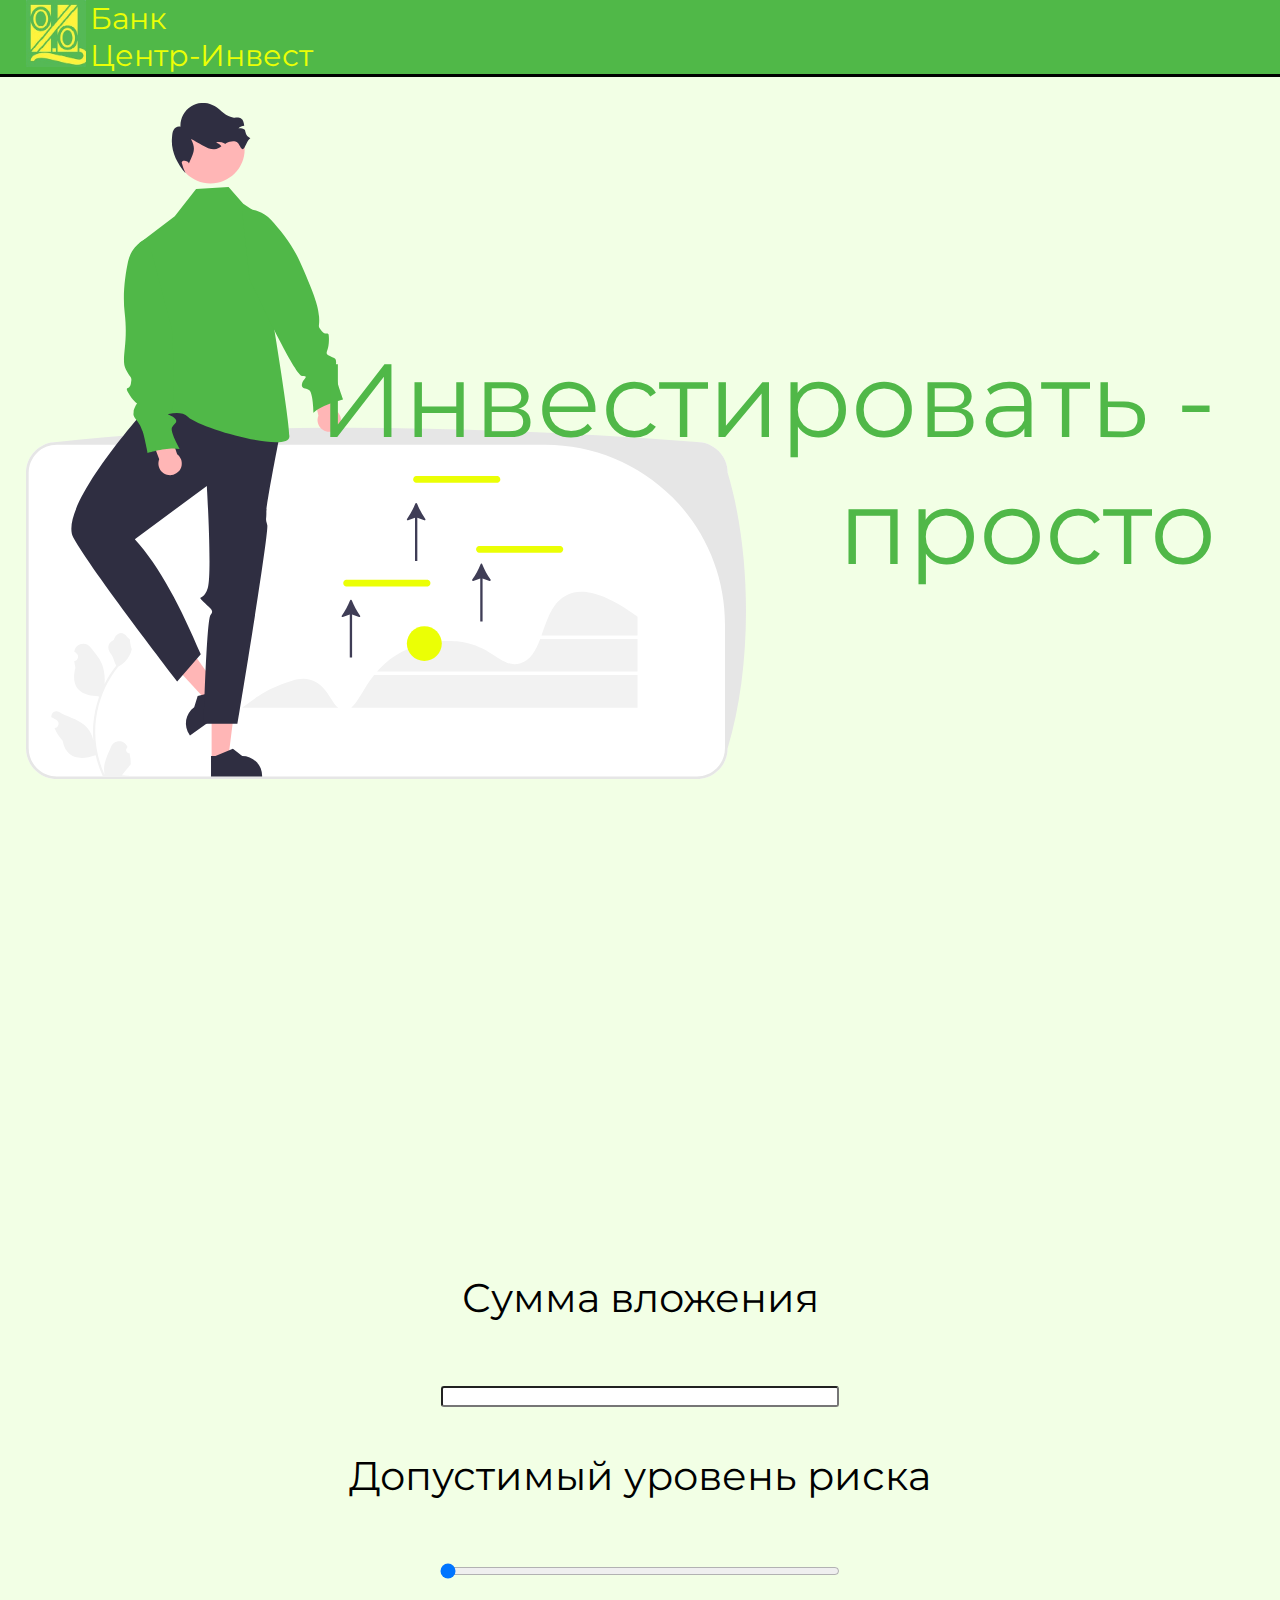
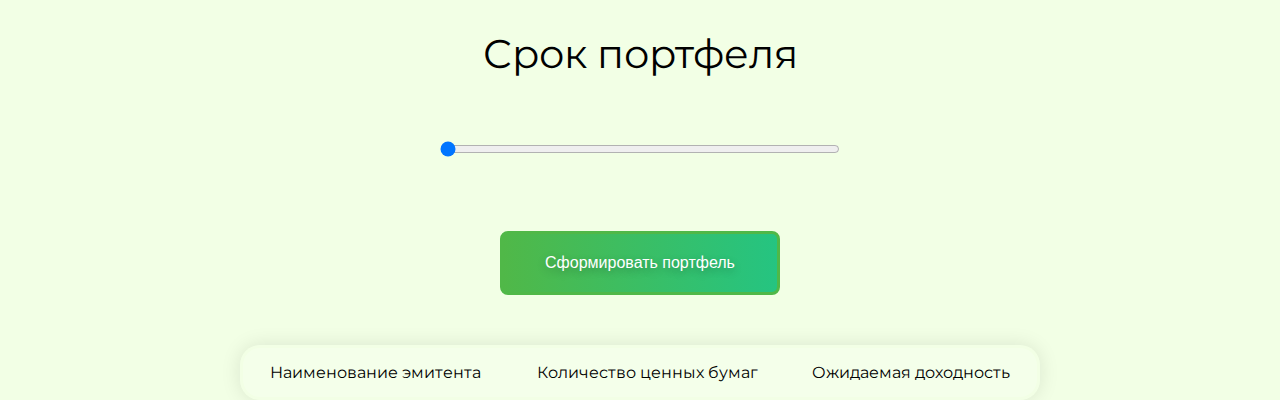
<file: index.html>
<!DOCTYPE html>
<html lang="en">

<head>
    <meta charset="UTF-8">
    <link rel="stylesheet" href="css/style.css">
    <link rel="preconnect" href="https://fonts.googleapis.com">
    <link rel="preconnect" href="https://fonts.gstatic.com" crossorigin>
    <link href="https://fonts.googleapis.com/css2?family=Montserrat&display=swap" rel="stylesheet">
    <script src="https://ajax.googleapis.com/ajax/libs/jquery/3.1.1/jquery.min.js"></script>
    <script src="https://maxcdn.bootstrapcdn.com/bootstrap/3.3.7/js/bootstrap.min.js"></script>
    <script type="text/javascript" src="tabulator.js">

    </script>
    <title> ReadLine </title>
</head>

<body>
    <header class="header">
        <img class="logo" src="images/logo.jpg" width='60' heigth='60' alt="" align="left">
        <div class="text">
            Банк <br>Центр-Инвест
        </div>
    </header>
    <div class="intro">
        <img class="chel" src="images/undraw_investment_re_rpk5_1.svg">
        <p class="text_2">
            Инвестировать - <br>просто
        </p>
    </div>
    <!-- <form action="http://porkfarm-001-site1.dtempurl.com/test/"> -->
    <div class="inner" align="center">
        <p>
            Сумма вложения
        </p>
        <input type="text" name="sum" class="input_box" id="1">
        <p>
            Допустимый уровень риска
        </p>
        <input type="range" min="0" name="risk" max="100" id="2" step="2.5" value="0">
        <p>
            Срок портфеля
        </p>
        <input type="range" min="1" name="term" max="10" id="3" step="1" value="0">
    </div>
    <div class="kostyl" align="center">
        <button id="button228" class="button-36"" name =" zalupa">Сформировать портфель</button>
    </div>
    </div>
    <table align="center">
        <thead>
            <tr>
                <td>Наименование эмитента</td>
                <td>Количество ценных бумаг</td>
                <td>Ожидаемая доходность</td>
            </tr>
            <tbody id="table-body">

            </tbody>
        </thead>
    </table>
    <!-- <div id="ZdesBilTablitza">
        <script>
        </script>
    </div> -->
</body>
<script>
    var str = "";
    var buttonSubmit = document.getElementById("button228");
    buttonSubmit.onclick = function () {
        postData()
        //console.log("хуху")
    };
    function postData() { //console.log("хуху")
        var url = doApi();
        // Default options are marked with *
        const response = fetch(url, {
            method: 'GET', // *GET, POST, PUT, DELETE, etc.
            mode: 'no-cors', // no-cors, *cors, same-origin
            cache: 'default', // *default, no-cache, reload, force-cache, only-if-cached
            credentials: 'same-origin', // include, *same-origin, omit
            headers: {
                'Content-Type': 'application/json'
                // 'Content-Type': 'application/x-www-form-urlencoded',
            },
            redirect: 'follow', // manual, *follow, error
            referrerPolicy: 'no-referrer', // no-referrer, *client
            body: JSON.stringify() // body data type must match "Content-Type" header
        });
        //console.log("хуху")
        str = response.json;
        
        var myList = {
    "array": [
      {
        "name": "aaa",
        "count": 1,
        "profitability": "12%"
      },
      {
        "name": "addda",
        "count": 3,
        "profitability": "8%"
      },
      {
        "name": "qqq",
        "count": 1,
        "profitability": "1%"
      },
      {
        "name": "aaq",
        "count": 1,
        "profitability": "2%"
      },
      {
        "name": "qq",
        "count": 14,
        "profitability": "2%"
      },
      {
        "name": "aa",
        "count": 1,
        "profitability": "12%"
      },
      {
        "name": "baa",
        "count": 2,
        "profitability": "7%"
      },
      {
        "name": "aba",
        "count": 3,
        "profitability": "12%"
      }
    ]
  }
        for (var i in myList.count){
        var row = `<tr>
                    <td>${tableData[i].name} </td>
                    <td>${tableData[i].count}</td>
                    <td>${tableData[i].profitability}</td>
              </tr>`
            var table = $('#table-body')
            table.append(row)
}
        var string = "";
        var tableEbat = GenerateSuperTablePlease();
        // tableEbat.forEach(element => {
        //    string = string + element;  
        // });
        document.getElementById(tableEbat);
        console.log(uri)
        //return await response; // parses JSON response into native JavaScript objects
    }
    function doApi() {
        var sum = document.getElementById("1").value;
        var risk = document.getElementById("2").value;
        var term = document.getElementById("3").value;
        // console.log("cucarecy");
        return uri = '  ' + sum + ";" + risk + ";" + term;

    }
</script>

</html>
</file>
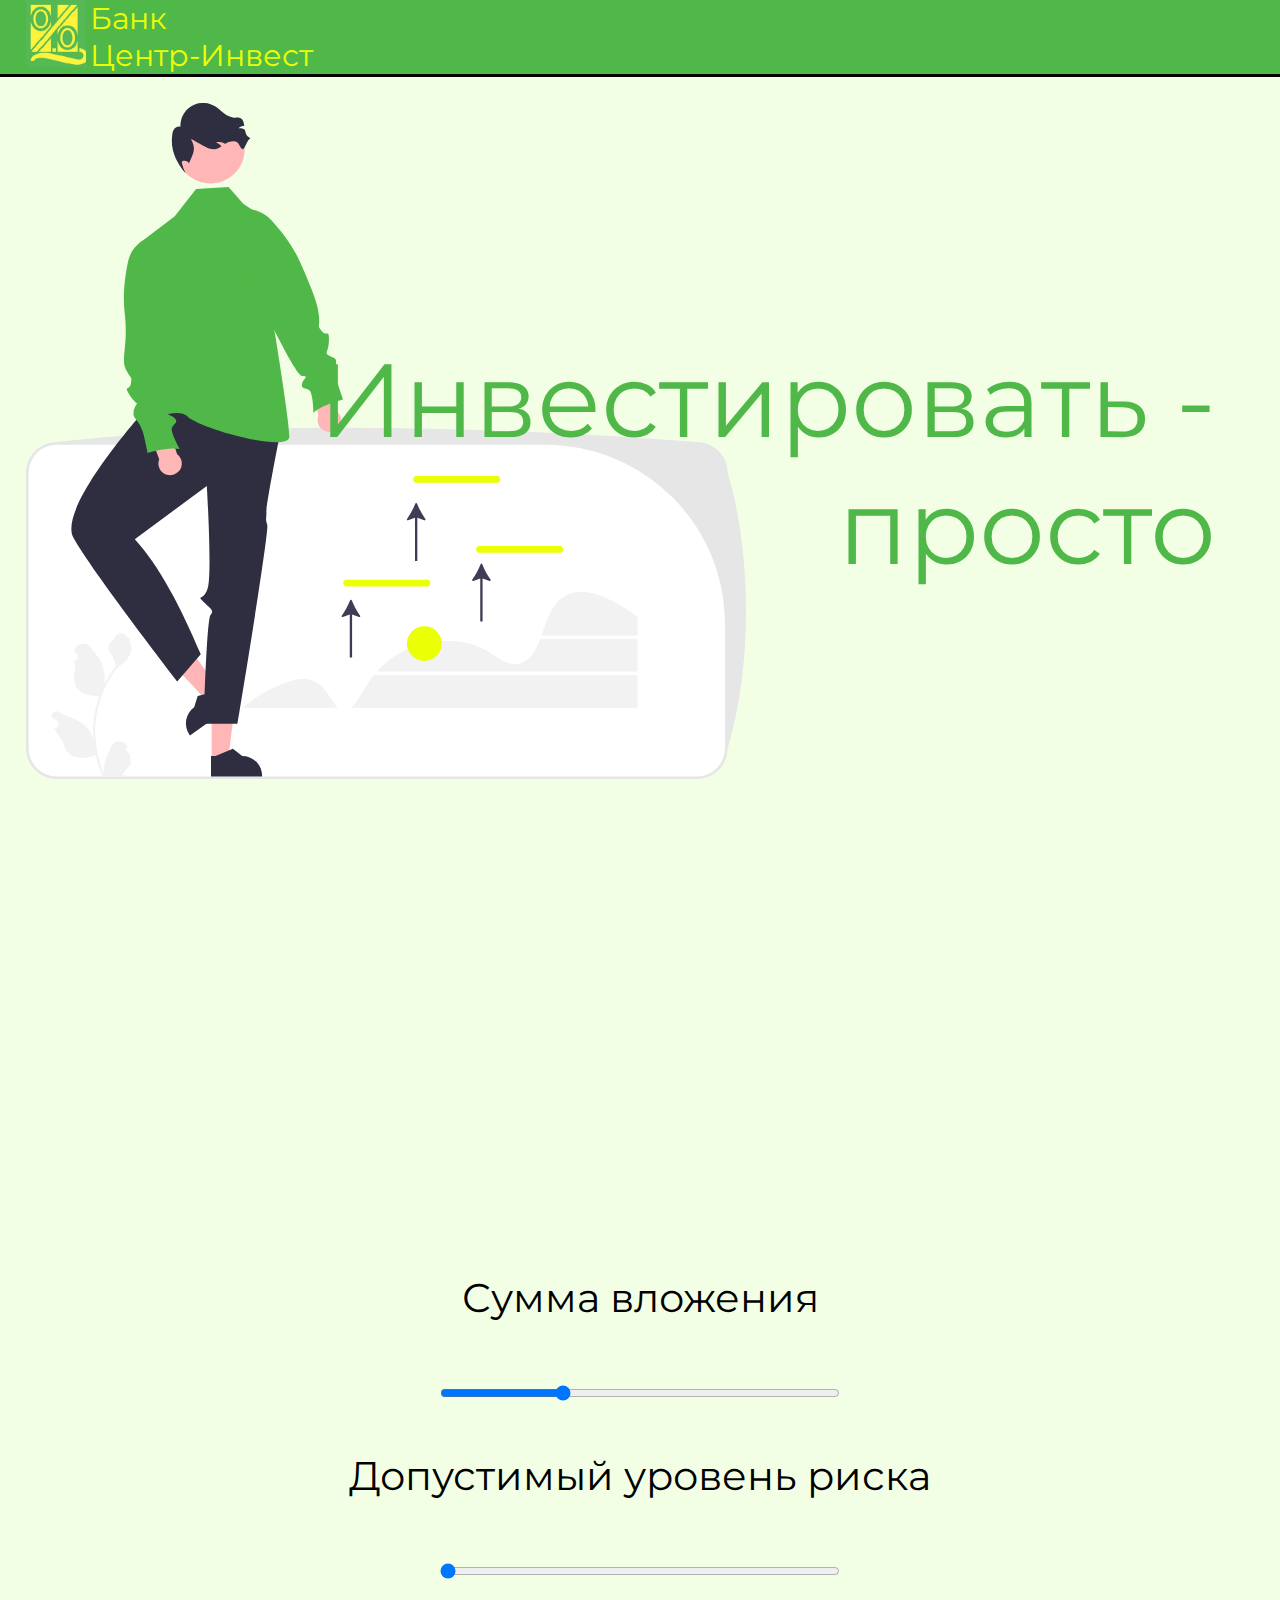
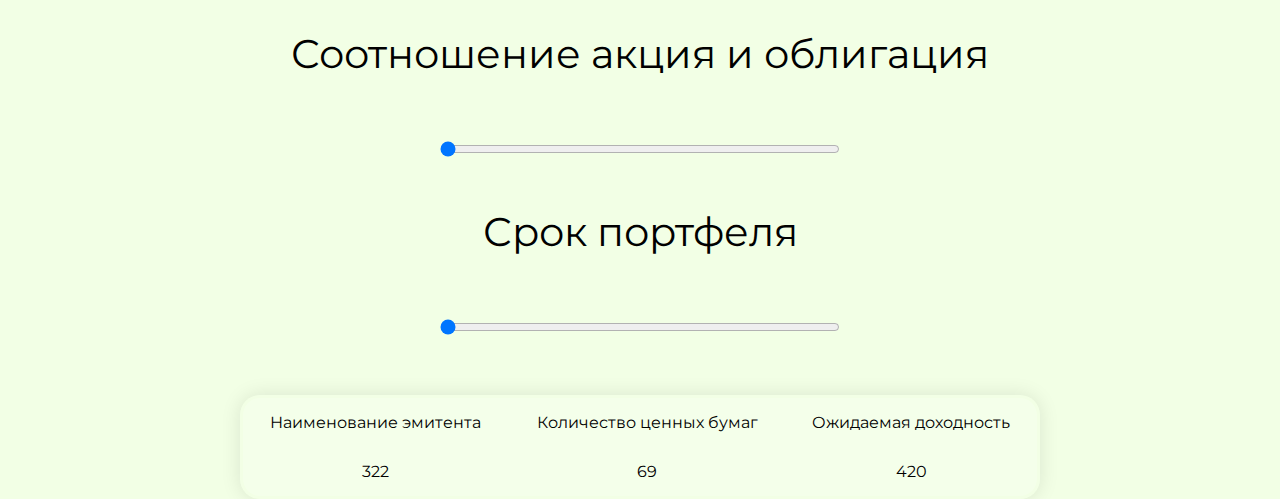
<file: index copy.html>
<!DOCTYPE html>
<html lang="en">
<head>
    <meta charset ="UTF-8">
    <link rel = "stylesheet" href ="css/style.css">
    <link rel="preconnect" href="https://fonts.googleapis.com">
    <link rel="preconnect" href="https://fonts.gstatic.com" crossorigin>
    <link href="https://fonts.googleapis.com/css2?family=Montserrat&display=swap" rel="stylesheet">
    <title> 1234 </title>
</head>
<body>
<header class ="header">
    <img class = "logo" src="images/logo.jpg" width='60' heigth ='60' alt="" align="left">
    <div class = "text">
        Банк
        <div class = "text_1">
            Центр-Инвест
        </div>        
    </div>
</header>

<div class="intro">
    <img class = "chel" src="images/undraw_investment_re_rpk5_1.svg">
    <p class="text_2" >
        Инвестировать - <br>просто
    </p>           
</div>
<div class = "inner" align="center">
    <p>
        Сумма вложения
    </p>
    <div class ="slider">
        <input type="range" min="0" max="1000000" id="size" step="10000" value="300000">  
    <p>
        Допустимый уровень риска
    </p>
    <input type="range" min="0" max="100" id="size" step="2.5" value="0">
    <p>
        Соотношение акция и облигация
    </p>
    <input type="range" min="0" max="100" id="size" step="2.5" value="0">
    <p>
        Срок портфеля
    </p>
    <input type="range" min="1" max="10" id="size" step="1" value="0">
    </div> 
</div>
<div>
    <table class="pork_farm" align="center">
        <tbody>
            <tr>
                <td>Наименование эмитента</td>
                <td>Количество ценных бумаг</td>
                <td>Ожидаемая доходность</td>
            </tr>
            <tr>
                <td>322</td>
                <td>69</td>
                <td>420</td>
            </tr>
        </tbody>
    </table> 
</div>
</body>
</html>
</file>
<file: css/style.css>
body{
    background-color: rgba(242, 255, 229, 1); 
    margin: 0;       
    font-family: 'Montserrat', sans-serif;
    font-weight: regular;
    color : black;
    
}
.header {
    width: 100%;
    margin: 0 auto;
    border-bottom: 3px solid black ;
    background-color: rgba(80, 184, 72, 1);
}
.logo{
    margin-left: 2%;
}
.text{    
    margin-left: 5%;
    text-align: left;
    color:rgba(235, 255, 5, 1);
    font-size: 30px;
    padding-left: 2%;
}
.intro{      
    width: 100%;
    min-height: 100vh;
    -webkit-background-size:cover;
    background-size: cover;
    width: 100%;     
    background-size: cover;
}
.chel{
    padding-top: 2%;
    padding-left:2% ;
    align-items: left;
}
.text_2{
    padding-right: 5% ;
    font-family: 'Montserrat', sans-serif;  
    margin-top:-35%;
    font-size: 650%;
    text-align: right;
    color:rgba(80, 184, 72, 1);
}
.inner{   
    padding-top: 20%;    
    font-family: 'Montserrat', sans-serif;   
    font-size: 250% ;
}
input[type="range"]{
    
    font-size: 100%;
    width:400px;
    height: 123%;    
}
.kostyl{
    padding-top: 5%;
}
.button-36 {   
  background-image: linear-gradient(to right,rgba(80, 184, 72, 1), #25c481);
  border-radius: 8px; 
  border-style: none;
  box-sizing: border-box;
  color: #FFFFFF;
  cursor: pointer;
  flex-shrink: 0;
  font-family: "Inter UI","SF Pro Display",-apple-system,BlinkMacSystemFont,"Segoe UI",Roboto,Oxygen,Ubuntu,Cantarell,"Open Sans","Helvetica Neue",sans-serif;
  font-size: 16px;
  font-weight: 500;
  height: 4rem;
  padding: 0 1.6rem;
  text-align: center;
  text-shadow: rgba(0, 0, 0, 0.25) 0 3px 8px;
  transition: all .5s;
  user-select: none;
  -webkit-user-select: none;
  touch-action: manipulation;
  border: 3px solid rgba(80, 184, 72, 1);
}
.input_box{
    border-radius: 3px;
    width: 390px;;
}
.button-36:hover {
  box-shadow: rgba(80, 63, 205, 0.5) 0 1px 30px;
  transition-duration: .1s;
}
@media (min-width: 768px) {
  .button-36 {
    padding: 0 2.6rem;
  }
}
table {
    margin-top: 50px;
    border-radius:20px;
    text-align: center;
	width: 800px;
	border-collapse: collapse;
	overflow: hidden;
	box-shadow: 0 0 20px rgba(0,0,0,0.1);
    border: 3px solid gray;
}
th,
td {
	padding: 15px;
	background-color: rgba(255,255,255,0.2);
	color: black;
}
th {
	text-align: left;
}
      ::-webkit-scrollbar {
          width: 6px;
      } 
      ::-webkit-scrollbar-track {
          -webkit-box-shadow: inset 0 0 6px rgba(0,0,0,0.3); 
      } 
      ::-webkit-scrollbar-thumb {
          -webkit-box-shadow: inset 0 0 6px rgba(0,0,0,0.3); 
      }
</file>
